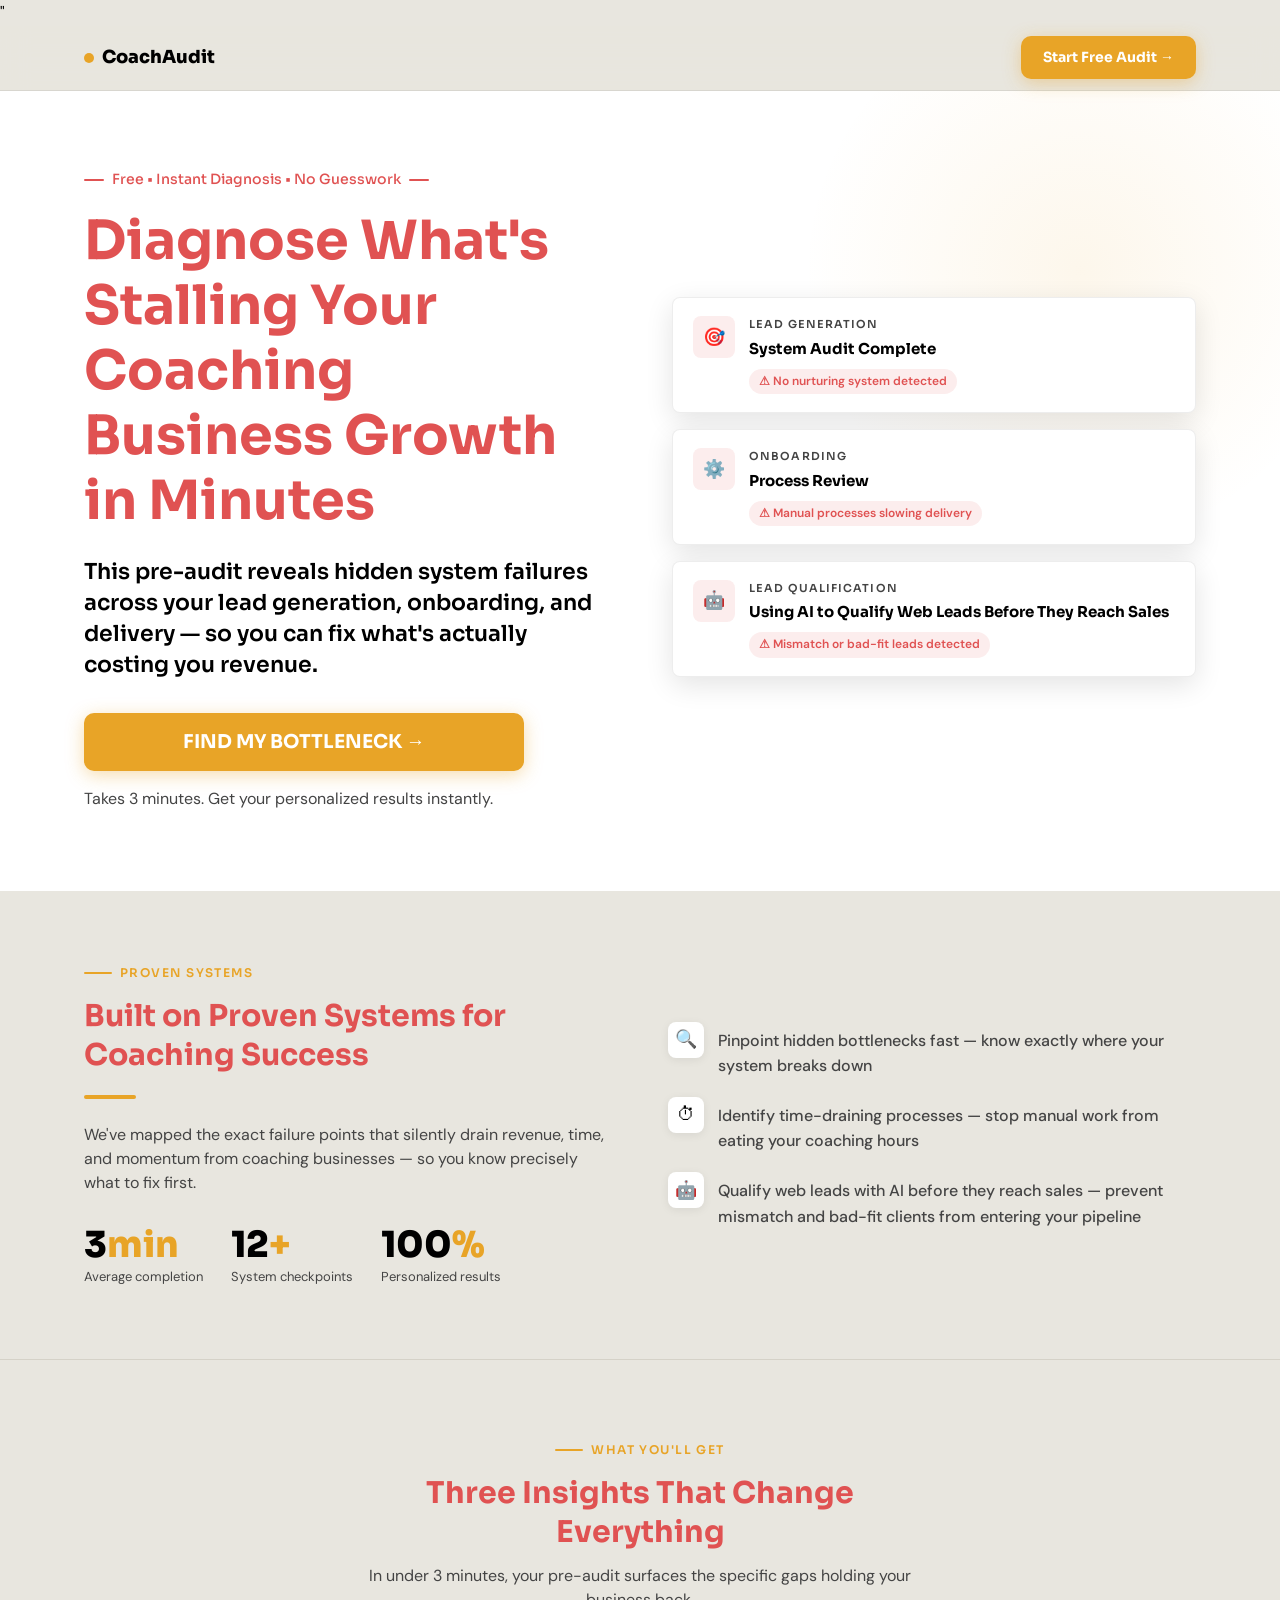
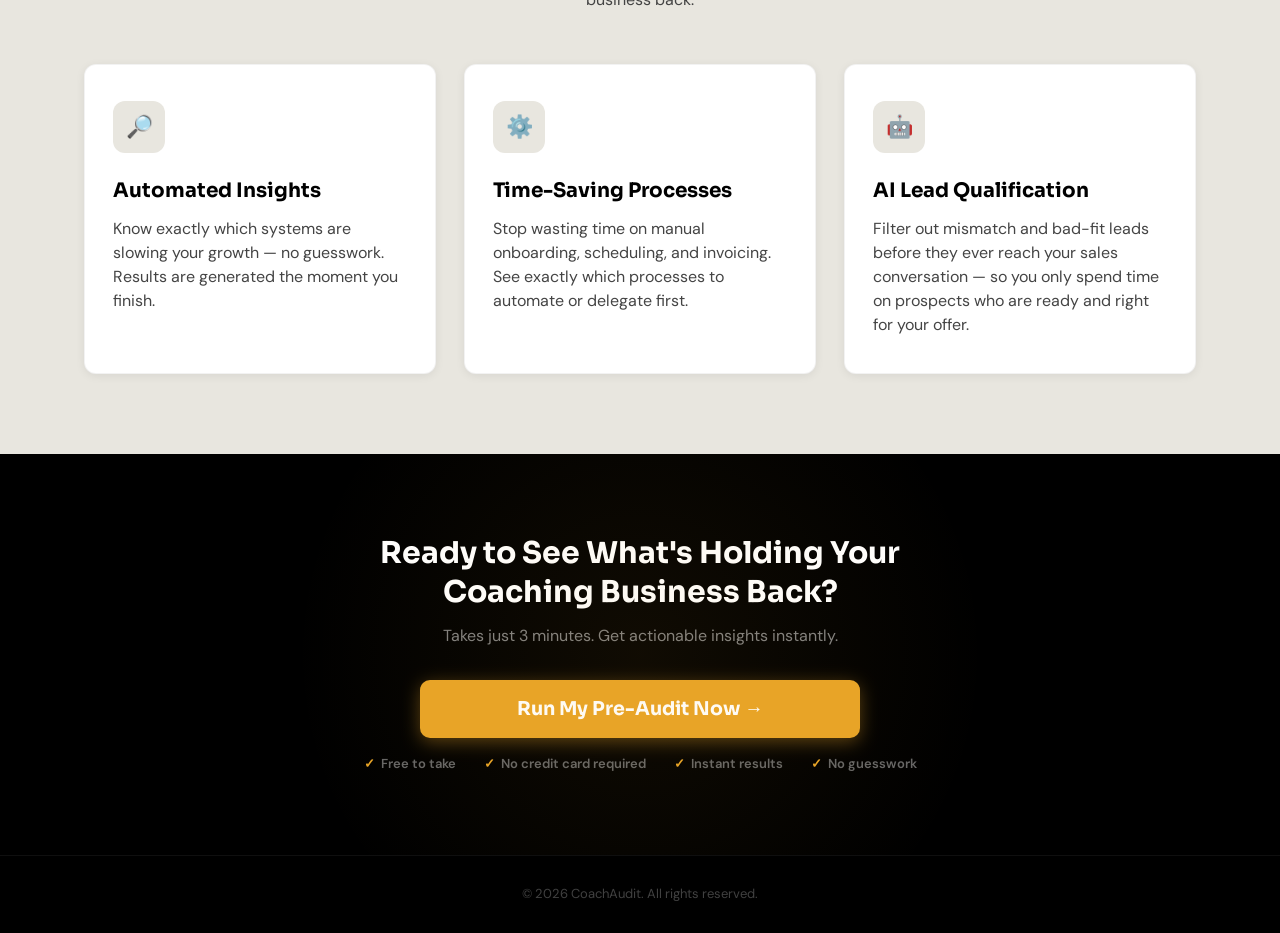
<file: index.html>
<!DOCTYPE html>
<html lang="en">
	<head>
		<meta charset="UTF-8" />
		<meta name="viewport" content="width=device-width, initial-scale=1.0" />
		<title>Coaching Business Pre-Audit | Diagnose What's Stalling Your Growth</title>
		<link rel="preconnect" href="https://fonts.googleapis.com" />
		<link rel="preconnect" href="https://fonts.gstatic.com" crossorigin />
		<link href="https://fonts.googleapis.com/css2?family=Sora:wght@400;500;600;700;800&family=DM+Sans:wght@400;500;600&display=swap" rel="stylesheet" />
		<link rel="stylesheet" href="style.css"/>
		<meta name="google-site-verification" content="mzxU_3U7hptYOsLc8xZ58EjKY2DdcfehV3CKq_AKF2s" />
		<script type="application/json">
			{
			"@context": "https://schema.org",
			"@type": "WebPage",
			"name": "Coaching Pre-Audit Landing Page",
			"url": "https://degerebrus-commits.github.io/coaching-pre-audit-landing/",
			"description": "A landing page offering a free coaching pre-audit service to optimize business performance.",
			"provider": {
				"@type": "ProfessionalService",
				"name": "OptiBiz Solutions",
				"url": "https://degerebrus-commits.github.io/coaching-pre-audit-landing/",
				"logo": "https://degerebrus-commits.github.io/logo.png",
				"contactPoint": {
				"@type": "ContactPoint",
				"email": "optibizsolutions.contact@gmail.com",
				"contactType": "email"
				}
			},
			"mainEntity": {
				"@type": "Service",
				"name": "Coaching Pre-Audit",
				"description": "Evaluate coaching readiness and strategy with our free pre-audit service."
			}
			}
		</script>"

	</head>
	<body>

		<!-- ══ NAV ══════════════════════════════════════════════════ -->
		<nav>
			<div class="container">
				<div class="nav-inner">
					<a href="#" class="logo">
						<span class="logo-pip"></span>CoachAudit
					</a>
					<a href="audit_form.html" class="nav-btn">Start Free Audit →</a>
				</div>
			</div>
		</nav>


		<!-- ══ 1️⃣ HERO ═════════════════════════════════════════════ -->
		<section id="hero">
			<div class="container">
				<div class="hero-grid">

					<!-- Left Column -->
					<div>
						<!-- Accent line ABOVE button (spec) -->
						<div class="hero-accent t-accent">
							Free &bull; Instant Diagnosis &bull; No Guesswork
						</div>

						<h1 class="t-h1 hero-h1">
							Diagnose What's Stalling Your Coaching Business Growth in Minutes
						</h1>

						<h2 class="t-h2 hero-h2">
							This pre-audit reveals hidden system failures across your lead generation, onboarding, and delivery — so you can fix what's actually costing you revenue.
						</h2>

						<!-- CTA Stack: Button → Microcopy (16px gap) -->
						<a href="audit_form.html" class="btn-primary">
							<span class="t-btn">FIND MY BOTTLENECK →</span>
						</a>
						<p class="t-body" style="font-size:16px;">Takes 3 minutes. Get your personalized results instantly.</p>
					</div>

					<!-- Right Column — Audit Mock Cards (white bg, soft shadow, rounded 8px, 16px vertical spacing) -->
					<div class="cards-stack">

						<div class="audit-card">
							<div class="ci-wrap ci-red">🎯</div>
							<div>
								<div class="card-cat">Lead Generation</div>
								<div class="card-head">System Audit Complete</div>
								<!-- Red (#E05252) for issues -->
								<span class="card-badge cb-red">⚠ No nurturing system detected</span>
							</div>
						</div>

						<div class="audit-card">
							<div class="ci-wrap ci-red">⚙️</div>
							<div>
								<div class="card-cat">Onboarding</div>
								<div class="card-head">Process Review</div>
								<span class="card-badge cb-red">⚠ Manual processes slowing delivery</span>
							</div>
						</div>

						<div class="audit-card">
							<div class="ci-wrap ci-red">🤖</div>
							<div>
								<div class="card-cat">Lead Qualification</div>
								<div class="card-head">Using AI to Qualify Web Leads Before They Reach Sales</div>
								<span class="card-badge cb-red">⚠ Mismatch or bad-fit leads detected</span>
							</div>
						</div>

					</div>
				</div>
			</div>
		</section>


		<!-- ══ 2️⃣ AUTHORITY BLOCK ═══════════════════════════════════ -->
		<!-- Background: #E8E6DF -->
		<section id="authority">
			<div class="container">
				<div class="auth-inner">

					<div class="reveal">
						<div class="eyebrow">Proven Systems</div>
						<!-- H3: Bold 700, 28–32px, color #E05252 -->
						<h3 class="t-h3">Built on Proven Systems for Coaching Success</h3>
						<div class="rule"></div>
						<p class="t-body">We've mapped the exact failure points that silently drain revenue, time, and momentum from coaching businesses — so you know precisely what to fix first.</p>
						<div class="stat-row">
							<div>
								<div class="stat-num">3<em>min</em></div>
								<div class="stat-lbl">Average completion</div>
							</div>
							<div>
								<div class="stat-num">12<em>+</em></div>
								<div class="stat-lbl">System checkpoints</div>
							</div>
							<div>
								<div class="stat-num">100<em>%</em></div>
								<div class="stat-lbl">Personalized results</div>
							</div>
						</div>
					</div>

					<!-- Icons: #E8A427 / #E05252, 24–32px -->
					<ul class="auth-bullets reveal d1">
						<li>
							<div class="bull-icon">🔍</div>
							<span class="bull-text">Pinpoint hidden bottlenecks fast — know exactly where your system breaks down</span>
						</li>
						<li>
							<div class="bull-icon">⏱</div>
							<span class="bull-text">Identify time-draining processes — stop manual work from eating your coaching hours</span>
						</li>
						<li>
							<div class="bull-icon">🤖</div>
							<span class="bull-text">Qualify web leads with AI before they reach sales — prevent mismatch and bad-fit clients from entering your pipeline</span>
						</li>
					</ul>

				</div>
			</div>
		</section>


		<!-- ══ 3️⃣ FEATURES ═══════════════════════════════════════════ -->
		<!-- Background: #E8E6DF -->
		<section id="features">
			<div class="container">

				<div class="feat-header reveal">
					<div class="eyebrow" style="justify-content:center;">What You'll Get</div>
					<h3 class="t-h3">Three Insights That Change Everything</h3>
					<p class="t-body" style="margin-top:10px;">In under 3 minutes, your pre-audit surfaces the specific gaps holding your business back.</p>
				</div>

				<!-- 3 columns horizontal on desktop -->
				<div class="feat-grid">

					<div class="feat-card reveal d1">
						<!-- Icon: magnifying glass, #E8A427 -->
						<div class="feat-icon">🔎</div>
						<!-- Feature Headline: Bold 700, 20px, #000 -->
						<div class="t-feat">Automated Insights</div>
						<!-- Body: Regular 400, 16px, #444 -->
						<p class="t-body">Know exactly which systems are slowing your growth — no guesswork. Results are generated the moment you finish.</p>
					</div>

					<div class="feat-card reveal d2">
						<!-- Icon: clock/gear -->
						<div class="feat-icon">⚙️</div>
						<div class="t-feat">Time-Saving Processes</div>
						<p class="t-body">Stop wasting time on manual onboarding, scheduling, and invoicing. See exactly which processes to automate or delegate first.</p>
					</div>

					<div class="feat-card reveal d3">
						<!-- Icon: AI / filter -->
						<div class="feat-icon">🤖</div>
						<div class="t-feat">AI Lead Qualification</div>
						<p class="t-body">Filter out mismatch and bad-fit leads before they ever reach your sales conversation — so you only spend time on prospects who are ready and right for your offer.</p>
					</div>

				</div>
			</div>
		</section>


		<!-- ══ 4️⃣ SECONDARY CTA ══════════════════════════════════════ -->
		<section id="cta2">
			<div class="container">
				<!-- H3: Bold 700, 24px, spec shows same size desktop/mobile -->
				<h3 class="t-h3">Ready to See What's Holding Your Coaching Business Back?</h3>
				<!-- Microcopy: Regular 400, 16px / 14px mobile -->
				<p class="cta2-micro t-body" style="color:rgba(255,255,255,.5); margin:12px 0 32px;">Takes just 3 minutes. Get actionable insights instantly.</p>
				<!-- Button: full-width, #E8A427, Bold 700, rounded 10px, subtle shadow -->
				<a href="audit_form.html" class="btn-primary full-center">
					<span class="t-btn">Run My Pre-Audit Now →</span>
				</a>
				<div class="trust-row">
					<span class="trust-item">Free to take</span>
					<span class="trust-item">No credit card required</span>
					<span class="trust-item">Instant results</span>
					<span class="trust-item">No guesswork</span>
				</div>
			</div>
		</section>


		<!-- ══ FOOTER ═════════════════════════════════════════════════ -->
		<footer>
			<div class="container">
				<p>© 2026 CoachAudit. All rights reserved.</p>
			</div>
		</footer>


		<!-- ══ SCROLL REVEAL ══════════════════════════════════════════ -->
		<script>
		const io = new IntersectionObserver(entries => {
			entries.forEach(e => {
				if (e.isIntersecting) { e.target.classList.add('in'); io.unobserve(e.target); }
			});
		}, { threshold: 0.13 });
		document.querySelectorAll('.reveal').forEach(el => io.observe(el));
		</script>

	</body>
</html>
</file>
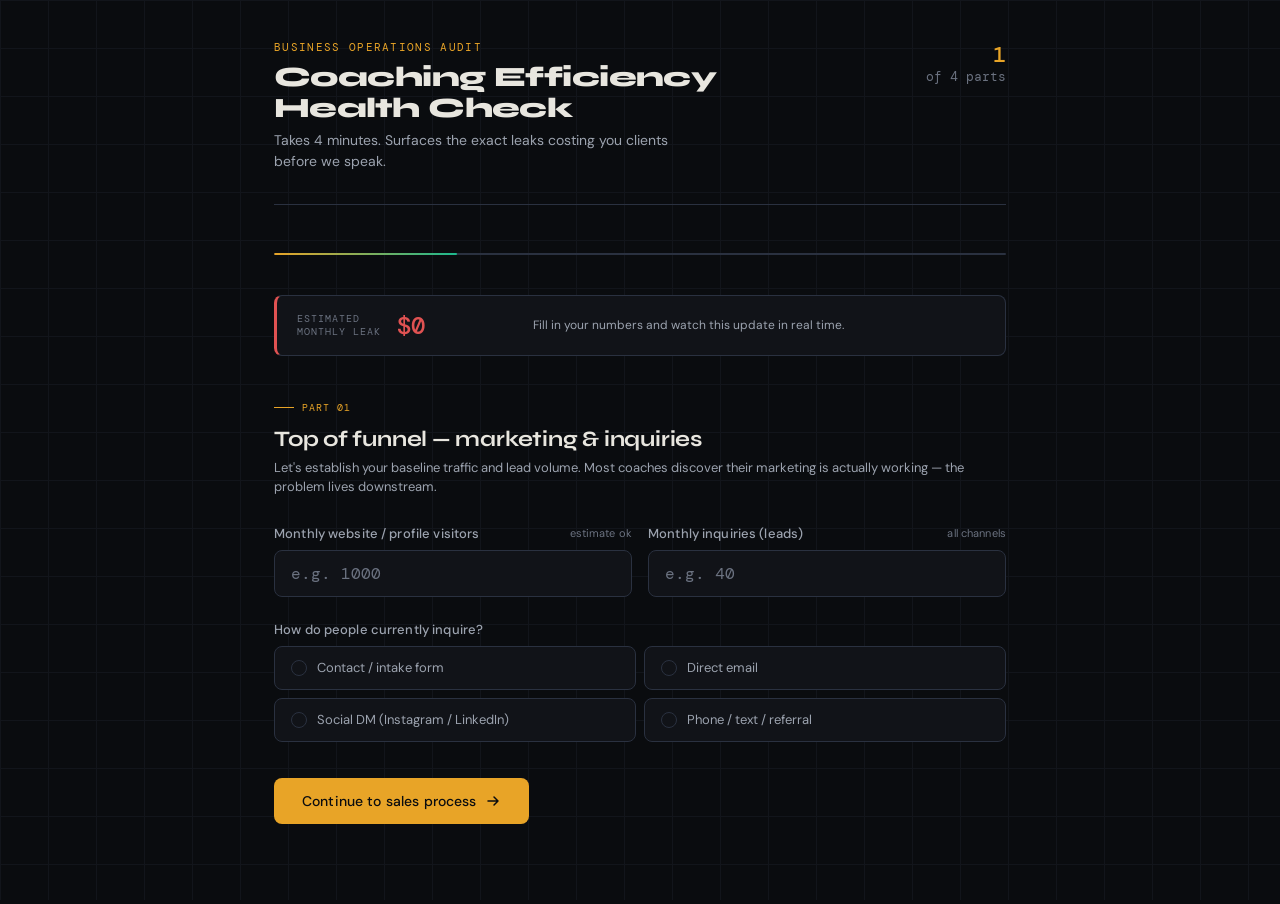
<file: audit_form.html>
<!DOCTYPE html>
<html lang="en">
<head>
<meta charset="UTF-8">
<meta name="viewport" content="width=device-width, initial-scale=1.0">
<title>Coaching Operations Pre-Audit</title>
<link rel="preconnect" href="https://fonts.googleapis.com">
<link href="https://fonts.googleapis.com/css2?family=DM+Mono:wght@400;500&family=Syne:wght@400;600;700;800&family=DM+Sans:wght@300;400;500&display=swap" rel="stylesheet">
<style>
  :root {
    --bg: #0A0C0F;
    --surface: #111318;
    --surface2: #181C22;
    --border: #1F252E;
    --border2: #2A3140;
    --accent: #E8A427;
    --accent2: #1DB88E;
    --danger: #E05252;
    --text: #E8E6DF;
    --muted: #6B7280;
    --muted2: #9CA3AF;
    --mono: 'DM Mono', monospace;
    --sans: 'DM Sans', sans-serif;
    --display: 'Syne', sans-serif;
  }

  * { box-sizing: border-box; margin: 0; padding: 0; }

  body {
    background: var(--bg);
    color: var(--text);
    font-family: var(--sans);
    min-height: 100vh;
    overflow-x: hidden;
  }

  /* Grid background */
  body::before {
    content: '';
    position: fixed;
    inset: 0;
    background-image:
      linear-gradient(var(--border) 1px, transparent 1px),
      linear-gradient(90deg, var(--border) 1px, transparent 1px);
    background-size: 48px 48px;
    opacity: 0.4;
    pointer-events: none;
    z-index: 0;
  }

  .app {
    position: relative;
    z-index: 1;
    max-width: 780px;
    margin: 0 auto;
    padding: 40px 24px 80px;
  }

  /* ── Header ── */
  .header {
    display: flex;
    align-items: flex-start;
    justify-content: space-between;
    margin-bottom: 48px;
    padding-bottom: 32px;
    border-bottom: 1px solid var(--border2);
  }

  .brand {
    font-family: var(--mono);
    font-size: 11px;
    letter-spacing: 0.12em;
    color: var(--accent);
    text-transform: uppercase;
    margin-bottom: 8px;
  }

  .header-title {
    font-family: var(--display);
    font-size: 28px;
    font-weight: 800;
    line-height: 1.1;
    letter-spacing: -0.02em;
  }

  .header-sub {
    font-size: 14px;
    color: var(--muted2);
    margin-top: 6px;
    line-height: 1.5;
    max-width: 420px;
  }

  .step-counter {
    font-family: var(--mono);
    font-size: 13px;
    color: var(--muted);
    text-align: right;
    white-space: nowrap;
    padding-top: 4px;
  }

  .step-counter strong {
    color: var(--accent);
    font-size: 22px;
    font-weight: 500;
    display: block;
    line-height: 1;
    margin-bottom: 2px;
  }

  /* ── Progress bar ── */
  .progress-track {
    width: 100%;
    height: 2px;
    background: var(--border2);
    margin-bottom: 40px;
    border-radius: 2px;
    overflow: hidden;
  }

  .progress-fill {
    height: 100%;
    background: linear-gradient(90deg, var(--accent), var(--accent2));
    transition: width 0.5s cubic-bezier(0.4, 0, 0.2, 1);
    border-radius: 2px;
  }

  /* ── Live ROI ticker ── */
  .roi-ticker {
    display: flex;
    align-items: center;
    gap: 16px;
    background: var(--surface);
    border: 1px solid var(--border2);
    border-left: 3px solid var(--danger);
    border-radius: 8px;
    padding: 14px 20px;
    margin-bottom: 36px;
    transition: all 0.4s ease;
  }

  .roi-ticker.positive {
    border-left-color: var(--accent2);
  }

  .roi-label {
    font-family: var(--mono);
    font-size: 10px;
    letter-spacing: 0.1em;
    color: var(--muted);
    text-transform: uppercase;
    flex-shrink: 0;
  }

  .roi-value {
    font-family: var(--mono);
    font-size: 24px;
    font-weight: 500;
    color: var(--danger);
    transition: color 0.3s, transform 0.2s;
    min-width: 120px;
  }

  .roi-ticker.positive .roi-value { color: var(--accent2); }

  .roi-desc {
    font-size: 12px;
    color: var(--muted2);
    line-height: 1.4;
  }

  /* ── Section ── */
  .section { display: none; animation: fadeIn 0.35s ease; }
  .section.active { display: block; }

  @keyframes fadeIn {
    from { opacity: 0; transform: translateY(12px); }
    to   { opacity: 1; transform: translateY(0); }
  }

  .section-tag {
    display: inline-flex;
    align-items: center;
    gap: 8px;
    font-family: var(--mono);
    font-size: 10px;
    letter-spacing: 0.1em;
    color: var(--accent);
    text-transform: uppercase;
    margin-bottom: 12px;
  }

  .section-tag::before {
    content: '';
    display: block;
    width: 20px;
    height: 1px;
    background: var(--accent);
  }

  .section-title {
    font-family: var(--display);
    font-size: 22px;
    font-weight: 700;
    letter-spacing: -0.01em;
    margin-bottom: 6px;
  }

  .section-desc {
    font-size: 13px;
    color: var(--muted2);
    margin-bottom: 28px;
    line-height: 1.5;
  }

  /* ── Field ── */
  .field { margin-bottom: 24px; }

  .field-label {
    display: flex;
    align-items: center;
    justify-content: space-between;
    font-size: 13px;
    font-weight: 500;
    color: var(--muted2);
    margin-bottom: 8px;
    letter-spacing: 0.01em;
  }

  .field-hint {
    font-size: 11px;
    color: var(--muted);
    font-weight: 400;
  }

  input[type="number"],
  input[type="text"],
  select {
    width: 100%;
    background: var(--surface);
    border: 1px solid var(--border2);
    border-radius: 8px;
    padding: 12px 16px;
    font-family: var(--mono);
    font-size: 16px;
    color: var(--text);
    outline: none;
    transition: border-color 0.2s, box-shadow 0.2s;
    appearance: none;
    -webkit-appearance: none;
  }

  input[type="number"]:focus,
  input[type="text"]:focus,
  select:focus {
    border-color: var(--accent);
    box-shadow: 0 0 0 3px rgba(232,164,39,0.12);
  }

  input[type="number"]::placeholder { color: var(--muted); }

  select {
    background-image: url("data:image/svg+xml,%3Csvg xmlns='http://www.w3.org/2000/svg' width='12' height='8'%3E%3Cpath d='M1 1l5 5 5-5' stroke='%236B7280' stroke-width='1.5' fill='none' stroke-linecap='round'/%3E%3C/svg%3E");
    background-repeat: no-repeat;
    background-position: right 16px center;
    cursor: pointer;
  }

  select option { background: #1a1e26; }

  /* ── Radio cards ── */
  .radio-grid {
    display: grid;
    gap: 8px;
  }

  .radio-grid.cols2 { grid-template-columns: 1fr 1fr; }

  .radio-card {
    position: relative;
    cursor: pointer;
  }

  .radio-card input {
    position: absolute;
    opacity: 0;
    width: 0;
    height: 0;
  }

  .radio-label {
    display: flex;
    align-items: flex-start;
    gap: 10px;
    padding: 12px 16px;
    background: var(--surface);
    border: 1px solid var(--border2);
    border-radius: 8px;
    font-size: 13px;
    color: var(--muted2);
    transition: all 0.18s ease;
    line-height: 1.4;
  }

  .radio-label::before {
    content: '';
    display: block;
    width: 14px;
    height: 14px;
    border: 1.5px solid var(--border2);
    border-radius: 50%;
    flex-shrink: 0;
    margin-top: 1px;
    transition: all 0.18s;
  }

  .radio-card input:checked + .radio-label {
    border-color: var(--accent);
    background: rgba(232, 164, 39, 0.07);
    color: var(--text);
  }

  .radio-card input:checked + .radio-label::before {
    background: var(--accent);
    border-color: var(--accent);
    box-shadow: inset 0 0 0 3px var(--surface);
  }

  /* ── Checkbox cards ── */
  .check-card {
    position: relative;
    cursor: pointer;
  }

  .check-card input {
    position: absolute;
    opacity: 0;
    width: 0;
    height: 0;
  }

  .check-label {
    display: flex;
    align-items: flex-start;
    gap: 10px;
    padding: 12px 16px;
    background: var(--surface);
    border: 1px solid var(--border2);
    border-radius: 8px;
    font-size: 13px;
    color: var(--muted2);
    transition: all 0.18s ease;
    line-height: 1.4;
  }

  .check-label::before {
    content: '';
    display: block;
    min-width: 14px;
    height: 14px;
    border: 1.5px solid var(--border2);
    border-radius: 3px;
    margin-top: 1px;
    transition: all 0.18s;
    background-image: none;
  }

  .check-card input:checked + .check-label {
    border-color: var(--accent2);
    background: rgba(29, 184, 142, 0.07);
    color: var(--text);
  }

  .check-card input:checked + .check-label::before {
    background: var(--accent2);
    border-color: var(--accent2);
    background-image: url("data:image/svg+xml,%3Csvg xmlns='http://www.w3.org/2000/svg' width='10' height='8' viewBox='0 0 10 8'%3E%3Cpath d='M1 4l3 3 5-6' stroke='%230A0C0F' stroke-width='1.5' fill='none' stroke-linecap='round' stroke-linejoin='round'/%3E%3C/svg%3E");
    background-repeat: no-repeat;
    background-position: center;
  }

  /* ── Leak flag ── */
  .leak-flag {
    display: none;
    align-items: center;
    gap: 8px;
    margin-top: 8px;
    padding: 8px 12px;
    background: rgba(224, 82, 82, 0.08);
    border: 1px solid rgba(224, 82, 82, 0.25);
    border-radius: 6px;
    font-size: 12px;
    color: #F87171;
    animation: flagIn 0.25s ease;
  }

  .leak-flag.show { display: flex; }
  .leak-flag.warn { background: rgba(232,164,39,0.08); border-color: rgba(232,164,39,0.25); color: var(--accent); }

  @keyframes flagIn {
    from { opacity: 0; transform: translateY(-4px); }
    to   { opacity: 1; transform: translateY(0); }
  }

  .flag-dot {
    width: 6px; height: 6px;
    border-radius: 50%;
    background: currentColor;
    flex-shrink: 0;
  }

  /* ── Two-col inputs ── */
  .field-row {
    display: grid;
    grid-template-columns: 1fr 1fr;
    gap: 16px;
  }

  /* ── Buttons ── */
  .btn-row {
    display: flex;
    gap: 12px;
    margin-top: 36px;
  }

  .btn {
    display: inline-flex;
    align-items: center;
    gap: 8px;
    padding: 14px 28px;
    border-radius: 8px;
    font-family: var(--sans);
    font-size: 14px;
    font-weight: 500;
    cursor: pointer;
    border: none;
    transition: all 0.18s ease;
    letter-spacing: 0.01em;
  }

  .btn-primary {
    background: var(--accent);
    color: #0A0C0F;
  }

  .btn-primary:hover {
    background: #F0B535;
    transform: translateY(-1px);
    box-shadow: 0 6px 20px rgba(232,164,39,0.25);
  }

  .btn-ghost {
    background: transparent;
    color: var(--muted2);
    border: 1px solid var(--border2);
  }

  .btn-ghost:hover {
    color: var(--text);
    border-color: var(--muted);
  }

  .btn svg { transition: transform 0.18s; }
  .btn-primary:hover svg { transform: translateX(3px); }

  /* ── Results ── */
  #results { display: none; }
  #results.active { display: block; }

  .results-header {
    text-align: center;
    padding: 48px 0 40px;
  }

  .results-badge {
    display: inline-block;
    font-family: var(--mono);
    font-size: 10px;
    letter-spacing: 0.12em;
    text-transform: uppercase;
    color: var(--accent);
    border: 1px solid rgba(232,164,39,0.3);
    border-radius: 20px;
    padding: 4px 14px;
    margin-bottom: 20px;
  }

  .results-title {
    font-family: var(--display);
    font-size: 36px;
    font-weight: 800;
    letter-spacing: -0.03em;
    margin-bottom: 10px;
  }

  .results-sub {
    color: var(--muted2);
    font-size: 14px;
    line-height: 1.6;
  }

  .metric-grid {
    display: grid;
    grid-template-columns: repeat(3, 1fr);
    gap: 12px;
    margin: 32px 0;
  }

  .metric-card {
    background: var(--surface);
    border: 1px solid var(--border2);
    border-radius: 10px;
    padding: 20px;
  }

  .metric-card.danger { border-top: 2px solid var(--danger); }
  .metric-card.warn   { border-top: 2px solid var(--accent); }
  .metric-card.ok     { border-top: 2px solid var(--accent2); }

  .metric-label {
    font-family: var(--mono);
    font-size: 10px;
    letter-spacing: 0.08em;
    color: var(--muted);
    text-transform: uppercase;
    margin-bottom: 8px;
  }

  .metric-val {
    font-family: var(--mono);
    font-size: 28px;
    font-weight: 500;
    line-height: 1;
    margin-bottom: 4px;
  }

  .metric-card.danger .metric-val { color: var(--danger); }
  .metric-card.warn   .metric-val { color: var(--accent); }
  .metric-card.ok     .metric-val { color: var(--accent2); }

  .metric-sub { font-size: 11px; color: var(--muted); line-height: 1.4; }

  /* Bottleneck result */
  .bottleneck-section {
    background: var(--surface);
    border: 1px solid var(--border2);
    border-radius: 12px;
    padding: 28px;
    margin-bottom: 20px;
  }

  .bottleneck-title {
    font-family: var(--display);
    font-size: 15px;
    font-weight: 700;
    margin-bottom: 16px;
    display: flex;
    align-items: center;
    gap: 10px;
  }

  .pill {
    display: inline-block;
    font-family: var(--mono);
    font-size: 10px;
    letter-spacing: 0.08em;
    text-transform: uppercase;
    padding: 3px 10px;
    border-radius: 20px;
  }

  .pill.critical { background: rgba(224,82,82,0.15); color: var(--danger); }
  .pill.moderate { background: rgba(232,164,39,0.15); color: var(--accent); }
  .pill.ok       { background: rgba(29,184,142,0.15); color: var(--accent2); }

  .finding-row {
    display: flex;
    align-items: flex-start;
    gap: 12px;
    padding: 10px 0;
    border-bottom: 1px solid var(--border);
    font-size: 13px;
    line-height: 1.5;
  }

  .finding-row:last-child { border-bottom: none; padding-bottom: 0; }

  .finding-icon {
    width: 20px;
    height: 20px;
    border-radius: 50%;
    display: flex;
    align-items: center;
    justify-content: center;
    font-size: 10px;
    flex-shrink: 0;
    margin-top: 1px;
  }

  .finding-icon.red { background: rgba(224,82,82,0.2); color: var(--danger); }
  .finding-icon.amber { background: rgba(232,164,39,0.2); color: var(--accent); }
  .finding-icon.green { background: rgba(29,184,142,0.2); color: var(--accent2); }

  .finding-text { color: var(--muted2); }
  .finding-text strong { color: var(--text); }

  .cta-box {
    background: linear-gradient(135deg, rgba(232,164,39,0.08), rgba(29,184,142,0.05));
    border: 1px solid rgba(232,164,39,0.2);
    border-radius: 12px;
    padding: 32px;
    text-align: center;
    margin-top: 32px;
  }

  .cta-title {
    font-family: var(--display);
    font-size: 20px;
    font-weight: 700;
    margin-bottom: 8px;
  }

  .cta-desc {
    font-size: 13px;
    color: var(--muted2);
    margin-bottom: 20px;
    line-height: 1.6;
  }

  .divider {
    border: none;
    border-top: 1px solid var(--border2);
    margin: 32px 0;
  }

  @media (max-width: 600px) {
    .metric-grid { grid-template-columns: 1fr; }
    .field-row { grid-template-columns: 1fr; }
    .radio-grid.cols2 { grid-template-columns: 1fr; }
    .header { flex-direction: column; gap: 16px; }
    .step-counter { text-align: left; }
    .results-title { font-size: 26px; }
  }
</style>
</head>
<body>
<div class="app">

  <!-- Header -->
  <div class="header">
    <div>
      <div class="brand">Business Operations Audit</div>
      <div class="header-title">Coaching Efficiency<br>Health Check</div>
      <div class="header-sub">Takes 4 minutes. Surfaces the exact leaks costing you clients before we speak.</div>
    </div>
    <div class="step-counter">
      <strong id="step-num">1</strong>
      <span>of 4 parts</span>
    </div>
  </div>

  <!-- Progress -->
  <div class="progress-track">
    <div class="progress-fill" id="progress" style="width:25%"></div>
  </div>

  <!-- Live ROI ticker -->
  <div class="roi-ticker" id="roi-ticker">
    <div class="roi-label">Estimated<br>monthly leak</div>
    <div class="roi-value" id="roi-val">$0</div>
    <div class="roi-desc" id="roi-desc">Fill in your numbers and watch this update in real time.</div>
  </div>

  <!-- ─── PART 1 ─── -->
  <div class="section active" id="section-1">
    <div class="section-tag">Part 01</div>
    <div class="section-title">Top of funnel — marketing & inquiries</div>
    <div class="section-desc">Let's establish your baseline traffic and lead volume. Most coaches discover their marketing is actually working — the problem lives downstream.</div>

    <div class="field-row">
      <div class="field">
        <div class="field-label">
          Monthly website / profile visitors
          <span class="field-hint">estimate ok</span>
        </div>
        <input type="number" id="visitors" placeholder="e.g. 1000" oninput="calc()">
      </div>
      <div class="field">
        <div class="field-label">
          Monthly inquiries (leads)
          <span class="field-hint">all channels</span>
        </div>
        <input type="number" id="inquiries" placeholder="e.g. 40" oninput="calc()">
      </div>
    </div>

    <div class="field" id="inquiry-rate-field" style="display:none">
      <div class="field-label">Your inquiry rate</div>
      <div style="font-family:var(--mono);font-size:22px;color:var(--accent2)" id="inquiry-rate-display">—</div>
      <div id="inquiry-rate-flag" class="leak-flag warn" style="margin-top:8px">
        <span class="flag-dot"></span>
        <span id="inquiry-rate-msg"></span>
      </div>
    </div>

    <div class="field">
      <div class="field-label">How do people currently inquire?</div>
      <div class="radio-grid cols2" style="gap:8px">
        <label class="radio-card"><input type="radio" name="inquiry-method" value="form"><span class="radio-label">Contact / intake form</span></label>
        <label class="radio-card"><input type="radio" name="inquiry-method" value="email"><span class="radio-label">Direct email</span></label>
        <label class="radio-card"><input type="radio" name="inquiry-method" value="dm"><span class="radio-label">Social DM (Instagram / LinkedIn)</span></label>
        <label class="radio-card"><input type="radio" name="inquiry-method" value="phone"><span class="radio-label">Phone / text / referral</span></label>
      </div>
      <div id="dm-flag" class="leak-flag" style="margin-top:8px">
        <span class="flag-dot"></span>
        High-priority lead capture leak. DMs are untracked and unautomatable — leads fall through the cracks.
      </div>
    </div>

    <div class="btn-row">
      <button class="btn btn-primary" onclick="next(2)">
        Continue to sales process
        <svg width="16" height="16" viewBox="0 0 16 16" fill="none"><path d="M3 8h10M9 4l4 4-4 4" stroke="currentColor" stroke-width="1.5" stroke-linecap="round" stroke-linejoin="round"/></svg>
      </button>
    </div>
  </div>

  <!-- ─── PART 2 ─── -->
  <div class="section" id="section-2">
    <div class="section-tag">Part 02</div>
    <div class="section-title">Middle of funnel — sales process</div>
    <div class="section-desc">This is where most coaches lose revenue without realising it. Every no-show and slow close is a calculable leak.</div>

    <div class="field-row">
      <div class="field">
        <div class="field-label">Discovery calls last month</div>
        <input type="number" id="calls" placeholder="e.g. 20" oninput="calc()">
      </div>
      <div class="field">
        <div class="field-label">No-shows last month</div>
        <input type="number" id="noshows" placeholder="e.g. 5" oninput="calc()">
      </div>
    </div>
    <div id="noshow-flag" class="leak-flag">
      <span class="flag-dot"></span>
      <span id="noshow-msg"></span>
    </div>

    <div class="field-row" style="margin-top:20px">
      <div class="field">
        <div class="field-label">New paying clients last month</div>
        <input type="number" id="new-clients" placeholder="e.g. 4" oninput="calc()">
      </div>
      <div class="field">
        <div class="field-label">Average program value ($)</div>
        <input type="number" id="program-value" placeholder="e.g. 3000" oninput="calc()">
      </div>
    </div>

    <div class="field">
      <div class="field-label">Discovery-to-paid timeframe</div>
      <div class="radio-grid" onchange="onCloseSpeed()">
        <label class="radio-card"><input type="radio" name="close-speed" value="same"><span class="radio-label">Same day — payment collected on the call</span></label>
        <label class="radio-card"><input type="radio" name="close-speed" value="week"><span class="radio-label">2–7 days</span></label>
        <label class="radio-card"><input type="radio" name="close-speed" value="month"><span class="radio-label">1–4 weeks</span></label>
        <label class="radio-card"><input type="radio" name="close-speed" value="varies"><span class="radio-label">It varies wildly — no consistent process</span></label>
      </div>
      <div id="slow-close-flag" class="leak-flag">
        <span class="flag-dot"></span>
        <span id="slow-close-msg"></span>
      </div>
    </div>

    <div class="btn-row">
      <button class="btn btn-ghost" onclick="next(1)">Back</button>
      <button class="btn btn-primary" onclick="next(3)">
        Continue to operations
        <svg width="16" height="16" viewBox="0 0 16 16" fill="none"><path d="M3 8h10M9 4l4 4-4 4" stroke="currentColor" stroke-width="1.5" stroke-linecap="round" stroke-linejoin="round"/></svg>
      </button>
    </div>
  </div>

  <!-- ─── PART 3 ─── -->
  <div class="section" id="section-3">
    <div class="section-tag">Part 03</div>
    <div class="section-title">Admin drain — operations</div>
    <div class="section-desc">Coaches consistently underestimate how much non-coaching work is eating their capacity — and therefore their revenue ceiling.</div>

    <div class="field-row">
      <div class="field">
        <div class="field-label">
          Admin hours per week
          <span class="field-hint">scheduling, invoicing, emails</span>
        </div>
        <input type="number" id="admin-hours" placeholder="e.g. 8" oninput="calc()">
      </div>
      <div class="field">
        <div class="field-label">
          Your effective hourly rate ($)
          <span class="field-hint">program value ÷ delivery hours</span>
        </div>
        <input type="number" id="hourly-rate" placeholder="e.g. 200" oninput="calc()">
      </div>
    </div>

    <div id="admin-flag" class="leak-flag">
      <span class="flag-dot"></span>
      <span id="admin-msg"></span>
    </div>

    <div class="field" style="margin-top:20px">
      <div class="field-label">When a client pays, what happens next?</div>
      <div class="radio-grid" onchange="onOnboarding()">
        <label class="radio-card"><input type="radio" name="onboarding" value="auto"><span class="radio-label">An automated system handles it instantly — contract, welcome, kickoff booking fires automatically</span></label>
        <label class="radio-card"><input type="radio" name="onboarding" value="assistant"><span class="radio-label">My assistant handles it within 24 hours</span></label>
        <label class="radio-card"><input type="radio" name="onboarding" value="manual"><span class="radio-label">I manually send a welcome email and PDF — usually same day or next day</span></label>
      </div>
      <div id="onboarding-flag" class="leak-flag">
        <span class="flag-dot"></span>
        <span id="onboarding-msg"></span>
      </div>
    </div>

    <div class="btn-row">
      <button class="btn btn-ghost" onclick="next(2)">Back</button>
      <button class="btn btn-primary" onclick="next(4)">
        Final section — stress test
        <svg width="16" height="16" viewBox="0 0 16 16" fill="none"><path d="M3 8h10M9 4l4 4-4 4" stroke="currentColor" stroke-width="1.5" stroke-linecap="round" stroke-linejoin="round"/></svg>
      </button>
    </div>
  </div>

  <!-- ─── PART 4 ─── -->
  <div class="section" id="section-4">
    <div class="section-tag">Part 04</div>
    <div class="section-title">Stress test</div>
    <div class="section-desc">The final two questions identify your failure mode under growth and the symptom you feel most. This determines where we focus first.</div>

    <div class="field">
      <div class="field-label">If your lead volume tripled tomorrow, what breaks first?</div>
      <div class="radio-grid">
        <label class="radio-card"><input type="radio" name="break-point" value="inbox" onchange="calc()"><span class="radio-label">"My inbox would explode" — no system to handle volume of messages</span></label>
        <label class="radio-card"><input type="radio" name="break-point" value="prep" onchange="calc()"><span class="radio-label">"I'd have no time to prep for sessions" — delivery capacity would collapse</span></label>
        <label class="radio-card"><input type="radio" name="break-point" value="tracking" onchange="calc()"><span class="radio-label">"I'd lose track of who paid and who didn't" — no CRM or payment tracking</span></label>
        <label class="radio-card"><input type="radio" name="break-point" value="everything" onchange="calc()"><span class="radio-label">"Everything would break" — I'm already at capacity</span></label>
      </div>
    </div>

    <div class="field" style="margin-top:8px">
      <div class="field-label">Which bottleneck symptoms do you feel most? <span class="field-hint">select all that apply</span></div>
      <div class="radio-grid" style="gap:8px">
        <label class="check-card"><input type="checkbox" name="symptom" value="busy"><span class="check-label">"I'm busy all day but my bank account doesn't show it."</span></label>
        <label class="check-card"><input type="checkbox" name="symptom" value="scheduling"><span class="check-label">"I hate the back-and-forth of scheduling."</span></label>
        <label class="check-card"><input type="checkbox" name="symptom" value="qualifying"><span class="check-label">"I spend too much time talking to people who can't afford me."</span></label>
        <label class="check-card"><input type="checkbox" name="symptom" value="admin-fear"><span class="check-label">"I'm afraid of my own success because I can't handle more admin."</span></label>
      </div>
    </div>

    <div class="btn-row">
      <button class="btn btn-ghost" onclick="next(3)">Back</button>
      <button class="btn btn-primary" onclick="showResults()">
        View my audit results
        <svg width="16" height="16" viewBox="0 0 16 16" fill="none"><path d="M3 8h10M9 4l4 4-4 4" stroke="currentColor" stroke-width="1.5" stroke-linecap="round" stroke-linejoin="round"/></svg>
      </button>
    </div>
  </div>

  <!-- ─── RESULTS ─── -->
  <div id="results">
    <div class="results-header">
      <div class="results-badge">Audit complete</div>
      <div class="results-title" id="results-headline">Your pipeline has 3 active leaks.</div>
      <div class="results-sub" id="results-subline">Based on your numbers, here is where your workflow is losing revenue right now.</div>
    </div>

    <div class="metric-grid" id="metric-grid">
      <!-- populated by JS -->
    </div>

    <div class="bottleneck-section" id="primary-bottleneck">
      <!-- populated by JS -->
    </div>

    <div class="bottleneck-section" id="findings-section">
      <!-- populated by JS -->
    </div>

    <div class="cta-box">
      <div class="cta-title">Ready to close these leaks?</div>
      <div class="cta-desc">In a 25-minute diagnostic call, I'll walk you through exactly which constraint to fix first, what the implementation looks like for your specific setup, and what it will cost versus what it recovers.</div>
      <button class="btn btn-primary" style="margin:0 auto">
        Book the diagnostic call
        <svg width="16" height="16" viewBox="0 0 16 16" fill="none"><path d="M3 8h10M9 4l4 4-4 4" stroke="currentColor" stroke-width="1.5" stroke-linecap="round" stroke-linejoin="round"/></svg>
      </button>
    </div>
  </div>

</div>

<script>
let state = {
  visitors: 0, inquiries: 0, calls: 0, noshows: 0,
  newClients: 0, programValue: 0, adminHours: 0, hourlyRate: 0,
  closeSpeed: '', onboarding: '', breakPoint: '', inquiryMethod: ''
};

function v(id) { return parseFloat(document.getElementById(id)?.value) || 0; }
function sel(name) { return document.querySelector(`input[name="${name}"]:checked`)?.value || ''; }

function calc() {
  state.visitors     = v('visitors');
  state.inquiries    = v('inquiries');
  state.calls        = v('calls');
  state.noshows      = v('noshows');
  state.newClients   = v('new-clients');
  state.programValue = v('program-value');
  state.adminHours   = v('admin-hours');
  state.hourlyRate   = v('hourly-rate');
  state.closeSpeed   = sel('close-speed');
  state.onboarding   = sel('onboarding');
  state.breakPoint   = sel('break-point');

  // Inquiry rate
  const irField = document.getElementById('inquiry-rate-field');
  const irDisplay = document.getElementById('inquiry-rate-display');
  const irFlag = document.getElementById('inquiry-rate-flag');
  const irMsg = document.getElementById('inquiry-rate-msg');
  if (state.visitors > 0 && state.inquiries > 0) {
    irField.style.display = 'block';
    const rate = (state.inquiries / state.visitors * 100).toFixed(1);
    irDisplay.textContent = rate + '%';
    if (rate < 2) {
      irFlag.className = 'leak-flag show';
      irMsg.textContent = rate + '% is below the 3–5% benchmark. Top-of-funnel needs attention before pipeline fixes will matter.';
    } else if (rate >= 3) {
      irFlag.className = 'leak-flag warn show';
      irMsg.textContent = rate + '% inquiry rate — solid. Your marketing is working. The leak is downstream.';
    } else {
      irFlag.className = 'leak-flag show';
      irMsg.textContent = rate + '% is approaching benchmark. Downstream leaks are likely the bigger priority.';
    }
  } else {
    irField.style.display = 'none';
  }

  // No-show flag
  const nsFlag = document.getElementById('noshow-flag');
  const nsMsg = document.getElementById('noshow-msg');
  if (state.calls > 0 && state.noshows > 0) {
    const nsRate = (state.noshows / state.calls * 100).toFixed(0);
    const nsLeak = state.noshows * (state.programValue || 2000) * (state.newClients > 0 ? state.newClients / Math.max(state.calls - state.noshows, 1) : 0.4);
    if (nsRate >= 25) {
      nsFlag.className = 'leak-flag show';
      nsMsg.textContent = nsRate + '% no-show rate — critical. Industry benchmark is below 15%. This is Gate 1 (Scheduling) flagged as your primary constraint.';
    } else if (nsRate >= 15) {
      nsFlag.className = 'leak-flag warn show';
      nsMsg.textContent = nsRate + '% no-show rate — above benchmark. Automated reminders and re-engagement sequences would recover a portion of this.';
    } else {
      nsFlag.className = 'leak-flag';
    }
  } else {
    nsFlag.className = 'leak-flag';
  }

  // Onboarding flag
  onOnboarding();
  onCloseSpeed();

  // Admin flag
  const adminFlag = document.getElementById('admin-flag');
  const adminMsg = document.getElementById('admin-msg');
  if (state.adminHours > 0 && state.hourlyRate > 0) {
    const adminCost = state.adminHours * state.hourlyRate * 4.3;
    if (state.adminHours >= 10) {
      adminFlag.className = 'leak-flag show';
      adminMsg.textContent = `${state.adminHours} hrs/week of admin = ~$${Math.round(adminCost).toLocaleString()}/month in billable time being spent on non-coaching tasks. Critical capacity drain.`;
    } else if (state.adminHours >= 5) {
      adminFlag.className = 'leak-flag warn show';
      adminMsg.textContent = `${state.adminHours} hrs/week of admin = ~$${Math.round(adminCost).toLocaleString()}/month in recoverable capacity. Automation could reclaim 60–80% of this.`;
    } else {
      adminFlag.className = 'leak-flag';
    }
  } else {
    adminFlag.className = 'leak-flag';
  }

  // ROI calculation
  let totalLeak = 0;
  let leakDesc = '';
  const pv = state.programValue || 2500;
  const cr = state.calls > 0 ? state.newClients / Math.max(state.calls - state.noshows, 1) : 0.45;

  // No-show leak
  const nsLeak = state.noshows * pv * cr;
  totalLeak += nsLeak;

  // Admin leak
  const adminLeak = state.adminHours * (state.hourlyRate || 150) * 4.3;
  totalLeak += adminLeak;

  // Close speed leak (ghost risk)
  if (state.closeSpeed === 'month') totalLeak += pv * (state.newClients || 2) * 0.3;
  else if (state.closeSpeed === 'varies') totalLeak += pv * (state.newClients || 2) * 0.2;

  const ticker = document.getElementById('roi-ticker');
  const roiVal = document.getElementById('roi-val');
  const roiDesc = document.getElementById('roi-desc');

  if (totalLeak > 0) {
    roiVal.textContent = '$' + Math.round(totalLeak).toLocaleString();
    ticker.className = totalLeak > 2000 ? 'roi-ticker' : 'roi-ticker positive';
    roiDesc.textContent = totalLeak > 5000
      ? 'Estimated monthly revenue at risk from identified bottlenecks. This will be refined on the diagnostic call.'
      : 'Estimated monthly opportunity cost from current operational gaps.';
  } else {
    roiVal.textContent = '$0';
    ticker.className = 'roi-ticker positive';
    roiDesc.textContent = 'Fill in your numbers to see your live leak estimate.';
  }
}

function onOnboarding() {
  const val = sel('onboarding');
  const flag = document.getElementById('onboarding-flag');
  const msg = document.getElementById('onboarding-msg');
  if (val === 'manual') {
    flag.className = 'leak-flag show';
    msg.textContent = 'High-priority efficiency leak. Manual onboarding creates a 12–48 hour cooling-off window in which signed clients ghost. This is Gate 3 (Onboarding) as your constraint.';
  } else if (val === 'assistant') {
    flag.className = 'leak-flag warn show';
    msg.textContent = 'Human dependency exists. Assistants add latency and single points of failure. Automation would remove the dependency entirely.';
  } else {
    flag.className = 'leak-flag';
  }
  calc();
}

function onCloseSpeed() {
  const val = sel('close-speed');
  const flag = document.getElementById('slow-close-flag');
  const msg = document.getElementById('slow-close-msg');
  if (val === 'month') {
    flag.className = 'leak-flag show';
    msg.textContent = 'A 1–4 week close window is a major ghost-risk zone. The warmth of a verbal yes depreciates daily. This signals Gate 3 (Onboarding) as a bottleneck.';
  } else if (val === 'varies') {
    flag.className = 'leak-flag show';
    msg.textContent = '"Varies wildly" means there is no system — only habits. Inconsistent close speed is the #1 predictor of onboarding ghosting.';
  } else if (val === 'week') {
    flag.className = 'leak-flag warn show';
    msg.textContent = '2–7 days is improvable. With automated contract + payment sequences, same-session close is achievable for most programs.';
  } else {
    flag.className = 'leak-flag';
  }
}

// DM method flag
document.querySelectorAll('input[name="inquiry-method"]').forEach(el => {
  el.addEventListener('change', () => {
    const dmFlag = document.getElementById('dm-flag');
    dmFlag.className = el.value === 'dm' ? 'leak-flag show' : 'leak-flag';
  });
});

function next(step) {
  document.querySelectorAll('.section').forEach(s => s.classList.remove('active'));
  document.getElementById(`section-${step}`)?.classList.add('active');
  document.getElementById('step-num').textContent = step;
  document.getElementById('progress').style.width = (step * 25) + '%';
  window.scrollTo({ top: 0, behavior: 'smooth' });
}

function showResults() {
  document.querySelectorAll('.section').forEach(s => s.classList.remove('active'));
  document.getElementById('results').style.display = 'block';
  document.getElementById('progress').style.width = '100%';

  const pv = state.programValue || 2500;
  const cr = state.calls > 0 ? state.newClients / Math.max(state.calls - state.noshows, 1) : 0.45;
  const nsLeak = Math.round(state.noshows * pv * cr);
  const adminLeak = Math.round(state.adminHours * (state.hourlyRate || 150) * 4.3);
  let closeLeak = 0;
  if (state.closeSpeed === 'month') closeLeak = Math.round(pv * (state.newClients || 2) * 0.3);
  else if (state.closeSpeed === 'varies') closeLeak = Math.round(pv * (state.newClients || 2) * 0.2);
  const total = nsLeak + adminLeak + closeLeak;

  // Count active leaks
  let leakCount = 0;
  if (nsLeak > 0) leakCount++;
  if (adminLeak > 500) leakCount++;
  if (closeLeak > 0) leakCount++;

  document.getElementById('results-headline').textContent =
    `Your pipeline has ${leakCount || 1} active leak${leakCount !== 1 ? 's' : ''}.`;
  document.getElementById('results-subline').textContent =
    `Based on your numbers, we estimate $${total.toLocaleString()}/month in recoverable revenue. Here is exactly where the workflow is losing it.`;

  // Metric cards
  const nsRate = state.calls > 0 ? Math.round(state.noshows / state.calls * 100) : 0;
  const closeRate = (state.calls - state.noshows) > 0 ? Math.round(state.newClients / (state.calls - state.noshows) * 100) : 0;
  document.getElementById('metric-grid').innerHTML = `
    <div class="metric-card ${nsRate >= 20 ? 'danger' : nsRate >= 10 ? 'warn' : 'ok'}">
      <div class="metric-label">No-show rate</div>
      <div class="metric-val">${nsRate}%</div>
      <div class="metric-sub">Benchmark: &lt;15%${nsRate >= 15 ? ' — above threshold' : ' — within range'}</div>
    </div>
    <div class="metric-card ${adminLeak > 3000 ? 'danger' : adminLeak > 1000 ? 'warn' : 'ok'}">
      <div class="metric-label">Admin cost / mo</div>
      <div class="metric-val">$${adminLeak.toLocaleString()}</div>
      <div class="metric-sub">${state.adminHours} hrs/wk × $${state.hourlyRate || 150}/hr × 4.3 wks</div>
    </div>
    <div class="metric-card ${closeRate < 40 ? 'danger' : closeRate < 55 ? 'warn' : 'ok'}">
      <div class="metric-label">Call close rate</div>
      <div class="metric-val">${closeRate}%</div>
      <div class="metric-sub">Benchmark: 50–65%${closeRate < 50 ? ' — below benchmark' : ' — within range'}</div>
    </div>
  `;

  // Primary bottleneck
  let primaryGate = '', gateClass = '', gateDesc = '', tool = '';
  const symptoms = Array.from(document.querySelectorAll('input[name="symptom"]:checked')).map(e => e.value);
  if (nsRate >= 20 || symptoms.includes('scheduling')) {
    primaryGate = 'Gate 1 — Scheduling'; gateClass = 'critical';
    gateDesc = 'Your no-show rate and/or scheduling symptoms indicate that inquiry leads are leaking before they ever reach a discovery call. Automating booking, reminders, and no-show re-engagement is the highest-leverage first fix.';
    tool = 'Calendly + Zapier automated reminder + re-engagement sequence';
  } else if (symptoms.includes('qualifying') || (state.calls > 0 && closeRate < 40)) {
    primaryGate = 'Gate 2 — Qualification'; gateClass = 'moderate';
    gateDesc = 'Your close rate and/or symptoms suggest you are spending discovery call time on leads who are not a fit. A pre-call Typeform application with conditional booking logic will filter unqualified leads before they reach your calendar.';
    tool = 'Typeform pre-qualifier + Calendly conditional booking';
  } else if (state.closeSpeed === 'month' || state.closeSpeed === 'varies' || state.onboarding === 'manual') {
    primaryGate = 'Gate 3 — Onboarding'; gateClass = 'danger';
    gateDesc = 'Your close-to-payment window and/or manual onboarding process is creating a ghost-risk zone after verbal yes. Automating contract delivery, payment collection, and welcome sequence will eliminate the cooling-off window entirely.';
    tool = 'Stripe + DocuSign + Zapier post-yes automation';
  } else {
    primaryGate = 'Gate 2 — Qualification'; gateClass = 'moderate';
    gateDesc = 'Based on your current data, the qualification stage is the most likely constraint. We will confirm this and prioritise on the diagnostic call.';
    tool = 'Typeform pre-qualifier + Calendly conditional booking';
  }

  document.getElementById('primary-bottleneck').innerHTML = `
    <div class="bottleneck-title">
      Primary constraint identified
      <span class="pill ${gateClass}">${gateClass.toUpperCase()}</span>
    </div>
    <div style="font-family:var(--display);font-size:18px;font-weight:700;margin-bottom:10px;color:var(--text)">${primaryGate}</div>
    <div style="font-size:13px;color:var(--muted2);line-height:1.6;margin-bottom:16px">${gateDesc}</div>
    <div style="font-family:var(--mono);font-size:12px;color:var(--accent);border-top:1px solid var(--border2);padding-top:12px">
      Recommended fix: ${tool}
    </div>
  `;

  // Findings
  const findings = [];
  if (nsLeak > 0) findings.push(['red', '!', `<strong>Scheduling leak:</strong> ~$${nsLeak.toLocaleString()}/month from ${state.noshows} unrecovered no-shows at a ${Math.round(cr*100)}% close rate.`]);
  if (adminLeak > 500) findings.push(['amber', '~', `<strong>Admin drain:</strong> ~$${adminLeak.toLocaleString()}/month in billable capacity spent on non-coaching tasks. 60–80% automatable.`]);
  if (closeLeak > 0) findings.push(['red', '!', `<strong>Onboarding ghost risk:</strong> ~$${closeLeak.toLocaleString()}/month at risk from slow close window and manual handoff.`]);
  if (state.inquiries > 0 && state.calls < state.inquiries * 0.6) findings.push(['amber', '~', `<strong>Lead response gap:</strong> Only ${Math.round(state.calls/state.inquiries*100)}% of inquiries are reaching a discovery call. Lead capture or response speed may be leaking.`]);
  if (symptoms.includes('qualifying')) findings.push(['amber', '~', '<strong>Qualification absence:</strong> You reported spending time on prospects who cannot afford you. A pre-call application would reclaim this time.']);
  if (findings.length === 0) findings.push(['green', '✓', '<strong>No critical leaks detected</strong> from the data provided. The diagnostic call will surface any hidden constraints.']);

  document.getElementById('findings-section').innerHTML = `
    <div class="bottleneck-title">All findings <span class="pill moderate">${findings.length} identified</span></div>
    ${findings.map(([cls, icon, text]) => `
      <div class="finding-row">
        <div class="finding-icon ${cls}">${icon}</div>
        <div class="finding-text">${text}</div>
      </div>
    `).join('')}
    <div style="margin-top:16px;padding-top:16px;border-top:1px solid var(--border2);font-family:var(--mono);font-size:12px;color:var(--accent)">
      Total estimated monthly leak: $${total.toLocaleString()}
    </div>
  `;

  window.scrollTo({ top: 0, behavior: 'smooth' });
}
</script>
</body>
</html>
</file>
<file: style.css>
/* ─── DESIGN TOKENS ────────────────────────────────────── */
:root {
	--gold:        #E8A427;
	--gold-dark:   #C4881A;
	--red:         #E05252;
	--sand:        #E8E6DF;
	--sand-dark:   #D5D2C8;
	--text-pri:    #000000;
	--text-sec:    #444444;
	--white:       #FFFFFF;
	--shadow-sm:   0 2px 10px rgba(0,0,0,.07);
	--shadow-md:   0 8px 28px rgba(0,0,0,.11);
	--shadow-btn:  0 4px 18px rgba(232,164,39,.38);
	--r:           8px;
	--r-btn:       10px;
}

*, *::before, *::after { box-sizing: border-box; margin: 0; padding: 0; }
html { scroll-behavior: smooth; }

body {
	font-family: 'DM Sans', sans-serif;
	background: var(--sand);
	color: var(--text-pri);
	line-height: 1.6;
	overflow-x: hidden;
}

/* ─── TYPOGRAPHY SYSTEM (spec-exact) ───────────────────── */
/* H1: Bold 700, 48–56px desktop / 32–36px mobile, color #E05252 */
.t-h1 {
	font-family: 'Sora', sans-serif;
	font-weight: 700;
	font-size: clamp(32px, 4.5vw, 54px);
	line-height: 1.2;
	color: var(--red);
}
/* H2: Semi-Bold 600, 20–24px desktop / 18–20px mobile, color #000 */
.t-h2 {
	font-family: 'Sora', sans-serif;
	font-weight: 600;
	font-size: clamp(18px, 2vw, 22px);
	line-height: 1.4;
	color: var(--text-pri);
}
/* H3: Bold 700, 28–32px desktop / 24–28px mobile, color #E05252 */
.t-h3 {
	font-family: 'Sora', sans-serif;
	font-weight: 700;
	font-size: clamp(24px, 2.5vw, 30px);
	line-height: 1.3;
	color: var(--red);
}
/* Feature / Bullet Headline: Bold 700, 20px, color #000 */
.t-feat {
	font-family: 'Sora', sans-serif;
	font-weight: 700;
	font-size: 20px;
	line-height: 1.4;
	color: var(--text-pri);
}
/* Body / Microcopy: Regular 400, 16px, color #444 */
.t-body {
	font-weight: 400;
	font-size: 16px;
	line-height: 1.5;
	color: var(--text-sec);
}
/* Button: Bold 700, 18–20px desktop / 16–18px mobile, color #FFFFFF */
.t-btn {
	font-family: 'Sora', sans-serif;
	font-weight: 700;
	font-size: clamp(16px, 1.5vw, 19px);
	color: var(--white);
	line-height: 1.2;
}
/* Accent Line: Medium 500, 14–16px, color #E05252 */
.t-accent {
	font-family: 'Sora', sans-serif;
	font-weight: 500;
	font-size: clamp(13px, 1.1vw, 15px);
	line-height: 1.4;
	color: var(--red);
}

/* ─── LAYOUT ───────────────────────────────────────────── */
.container { width: 100%; max-width: 1160px; margin: 0 auto; padding: 0 24px; }

/* ─── NAV ──────────────────────────────────────────────── */
nav {
	position: sticky; top: 0; z-index: 100;
	background: rgba(232,230,223,.94);
	backdrop-filter: blur(14px);
	border-bottom: 1px solid rgba(0,0,0,.07);
}
.nav-inner { display: flex; align-items: center; justify-content: space-between; height: 64px; }
.logo {
	font-family: 'Sora', sans-serif; font-weight: 800; font-size: 18px;
	color: var(--text-pri); display: flex; align-items: center; gap: 8px; text-decoration: none;
}
.logo-pip { width: 10px; height: 10px; background: var(--gold); border-radius: 50%; }
.nav-btn {
	font-family: 'Sora', sans-serif; font-weight: 700; font-size: 14px;
	background: var(--gold); color: var(--white);
	padding: 10px 22px; border-radius: var(--r-btn);
	text-decoration: none; box-shadow: var(--shadow-btn); transition: background .2s;
}
.nav-btn:hover { background: var(--gold-dark); }

/* ─── HERO ─────────────────────────────────────────────── */
#hero {
	background: var(--white);
	padding: 72px 0 80px;
	position: relative; overflow: hidden;
}
#hero::after {
	content: ''; position: absolute; right: -80px; top: -100px;
	width: 560px; height: 560px; border-radius: 50%;
	background: radial-gradient(circle, rgba(232,164,39,.09) 0%, transparent 70%);
	pointer-events: none;
}
.hero-grid { display: grid; grid-template-columns: 1fr 1fr; gap: 64px; align-items: center; }

/* Accent line — top of CTA stack (spec: above button) */
.hero-accent {
	display: inline-flex; align-items: center; gap: 8px;
	margin-bottom: 20px;
}
.hero-accent::before, .hero-accent::after {
	content: ''; width: 20px; height: 2px;
	background: var(--red); border-radius: 2px; display: inline-block;
}

/* Spacing: H1 → bottom 24px, H2 → bottom 32px */
.hero-h1 { margin-bottom: 24px; }
.hero-h2 { margin-bottom: 32px; }

/* CTA Button — bottom 16px (CTA → Microcopy) */
.btn-primary {
	display: inline-flex; align-items: center; justify-content: center; gap: 10px;
	background: var(--gold); padding: 18px 36px; border-radius: var(--r-btn);
	text-decoration: none; box-shadow: var(--shadow-btn);
	transition: background .2s, transform .15s, box-shadow .2s;
	width: 100%; max-width: 440px;
	margin-bottom: 16px;
}
.btn-primary:hover { background: var(--gold-dark); transform: translateY(-2px); box-shadow: 0 8px 28px rgba(232,164,39,.45); }
.btn-primary:active { transform: translateY(0); }
.btn-primary.full-center { margin: 0 auto 16px; display: flex; }

/* ─── AUDIT MOCK CARDS ─────────────────────────────────── */
/* Stack spacing: 16px vertical */
.cards-stack { display: flex; flex-direction: column; gap: 16px; position: relative; z-index: 1; }

.audit-card {
	background: var(--white);
	border: 1px solid rgba(0,0,0,.07);
	border-radius: var(--r);   /* 8px */
	box-shadow: var(--shadow-md);
	padding: 18px 20px;
	display: flex; align-items: flex-start; gap: 14px;
	opacity: 0; transform: translateX(24px);
	animation: cardIn .45s ease forwards;
}
.audit-card:nth-child(1) { animation-delay: .12s; }
.audit-card:nth-child(2) { animation-delay: .26s; }
.audit-card:nth-child(3) { animation-delay: .40s; }
@keyframes cardIn { to { opacity: 1; transform: translateX(0); } }

.ci-wrap { width: 42px; height: 42px; border-radius: 8px; display: flex; align-items: center; justify-content: center; font-size: 18px; flex-shrink: 0; }
.ci-red  { background: rgba(224,82,82,.1); }
.ci-gold { background: rgba(232,164,39,.12); }

.card-cat  { font-family: 'Sora', sans-serif; font-size: 11px; font-weight: 600; letter-spacing: .1em; text-transform: uppercase; color: var(--text-sec); margin-bottom: 3px; }
/* Card header text: Bold 700, 20px; body: Regular 400, 16px */
.card-head { font-family: 'Sora', sans-serif; font-weight: 700; font-size: 15px; color: var(--text-pri); margin-bottom: 6px; }
.card-badge { display: inline-flex; align-items: center; gap: 5px; font-size: 12px; font-weight: 600; border-radius: 20px; padding: 3px 10px; }
.cb-red  { background: rgba(224,82,82,.1);  color: var(--red); }  /* #E05252 for issues */
.cb-gold { background: rgba(232,164,39,.13); color: #9A6B0A; }    /* #E8A427 for highlights */

/* ─── AUTHORITY BLOCK ──────────────────────────────────── */
/* Background: #E8E6DF, spacing 24–32px vertical */
#authority { background: var(--sand); padding: 72px 0; }
.auth-inner { display: grid; grid-template-columns: 1fr 1fr; gap: 56px; align-items: center; }

.eyebrow {
	font-family: 'Sora', sans-serif; font-size: 12px; font-weight: 600;
	letter-spacing: .12em; text-transform: uppercase; color: var(--gold);
	display: flex; align-items: center; gap: 8px; margin-bottom: 14px;
}
.eyebrow::before { content: ''; width: 28px; height: 2px; background: var(--gold); border-radius: 2px; }

.rule { width: 52px; height: 4px; background: var(--gold); border-radius: 2px; margin: 20px 0 24px; }

/* Icons: #E8A427 / #E05252, 24–32px */
.auth-bullets { list-style: none; display: flex; flex-direction: column; gap: 18px; }
.auth-bullets li { display: flex; align-items: flex-start; gap: 14px; }
.bull-icon {
	width: 36px; height: 36px; border-radius: 8px;
	background: var(--white); display: flex; align-items: center; justify-content: center;
	font-size: 18px; flex-shrink: 0; box-shadow: var(--shadow-sm);
}
.bull-text { font-weight: 500; font-size: 16px; color: var(--text-sec); padding-top: 6px; }

.stat-row { display: flex; gap: 28px; margin-top: 32px; flex-wrap: wrap; }
.stat-num { font-family: 'Sora', sans-serif; font-weight: 800; font-size: 36px; line-height: 1; color: var(--text-pri); }
.stat-num em { font-style: normal; color: var(--gold); }
.stat-lbl { font-size: 13px; color: var(--text-sec); margin-top: 4px; }

/* ─── FEATURES ─────────────────────────────────────────── */
/* Background: #E8E6DF, spacing: 24px top/bottom between features */
#features { background: var(--sand); border-top: 1px solid var(--sand-dark); padding: 80px 0; }
.feat-header { text-align: center; max-width: 580px; margin: 0 auto 52px; }
.feat-header .t-h3 { margin-bottom: 12px; }

/* 3 columns horizontal on desktop, stacked on mobile */
.feat-grid { display: grid; grid-template-columns: repeat(3, 1fr); gap: 28px; }

.feat-card {
	background: var(--white); border-radius: 12px; padding: 36px 28px;
	box-shadow: var(--shadow-sm); border: 1px solid rgba(0,0,0,.05);
	transition: transform .2s, box-shadow .2s;
}
.feat-card:hover { transform: translateY(-4px); box-shadow: var(--shadow-md); }
.feat-icon { width: 52px; height: 52px; border-radius: 12px; background: var(--sand); display: flex; align-items: center; justify-content: center; font-size: 22px; margin-bottom: 24px; } /* 24px spacing between icon and text */
.feat-card .t-feat { margin-bottom: 12px; }

/* ─── SECONDARY CTA ────────────────────────────────────── */
/* Vertical padding: 40px top (from features) / 32px (bottom) */
#cta2 { background: var(--text-pri); padding: 80px 0; text-align: center; position: relative; overflow: hidden; }
#cta2::before {
	content: ''; position: absolute; left: 50%; top: 50%; transform: translate(-50%,-50%);
	width: 700px; height: 700px; border-radius: 50%;
	background: radial-gradient(circle, rgba(232,164,39,.07) 0%, transparent 70%); pointer-events: none;
}
#cta2 .t-h3 { color: var(--white); max-width: 600px; margin: 0 auto; }
#cta2 .cta2-micro { font-size: 16px; color: rgba(255,255,255,.5); margin: 12px 0 32px; }

.trust-row { display: flex; align-items: center; justify-content: center; gap: 28px; flex-wrap: wrap; margin-top: 8px; }
.trust-item { font-size: 13px; font-weight: 600; color: rgba(255,255,255,.4); display: flex; align-items: center; gap: 6px; }
.trust-item::before { content: '✓'; color: var(--gold); }

/* ─── FOOTER ───────────────────────────────────────────── */
footer { background: var(--text-pri); border-top: 1px solid rgba(255,255,255,.06); padding: 28px 0; text-align: center; }
footer p { font-size: 13px; color: rgba(255,255,255,.25); }

/* ─── SCROLL REVEAL ─────────────────────────────────────── */
.reveal { opacity: 0; transform: translateY(22px); transition: opacity .55s ease, transform .55s ease; }
.reveal.in { opacity: 1; transform: translateY(0); }
.d1 { transition-delay: .1s; }
.d2 { transition-delay: .2s; }
.d3 { transition-delay: .3s; }

/* ─── RESPONSIVE ────────────────────────────────────────── */
/* Mobile: stack columns, reduce sizes, full-width buttons, 16–20px padding, min-height 48px */
@media (max-width: 860px) {
	.hero-grid, .auth-inner { grid-template-columns: 1fr; gap: 40px; }
	.feat-grid { grid-template-columns: 1fr; }
	.btn-primary { max-width: 100%; min-height: 48px; }
	.stat-row { gap: 20px; }
}
@media (max-width: 560px) {
	.container { padding: 0 18px; }
	.nav-btn { display: none; }
	#hero, #authority, #features, #cta2 { padding-top: 56px; padding-bottom: 56px; }
	.trust-row { gap: 14px; }
}
</file>
